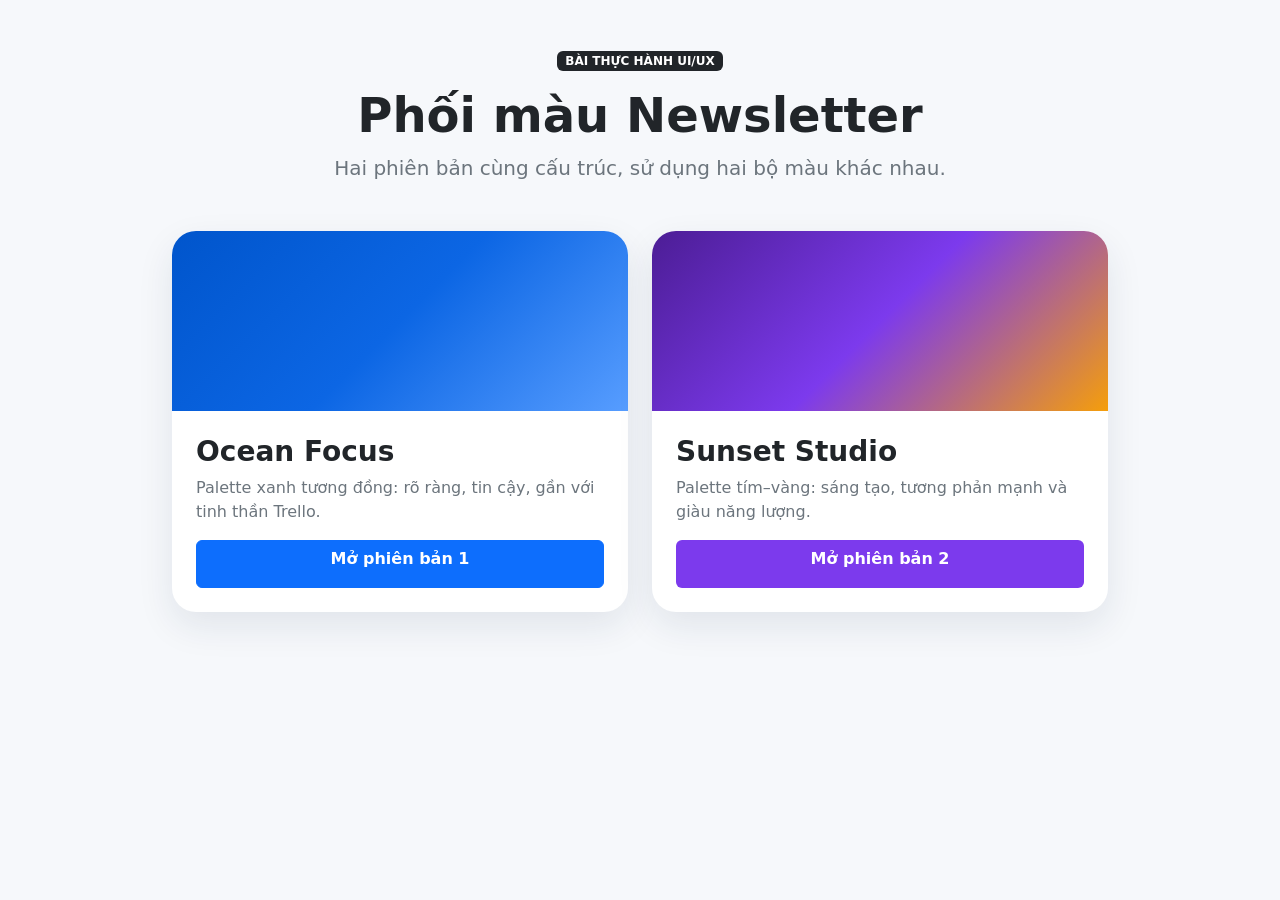
<file: newsletter-adobe-color/index.html>
<!doctype html>
<html lang="vi">
<head>
  <meta charset="utf-8">
  <meta name="viewport" content="width=device-width,initial-scale=1">
  <title>Bài thực hành Newsletter — Adobe Color</title>
  <link href="https://cdn.jsdelivr.net/npm/bootstrap@5.3.3/dist/css/bootstrap.min.css" rel="stylesheet">
  <style>
    body{background:#f6f8fb;font-family:system-ui,-apple-system,"Segoe UI",sans-serif}
    .wrap{max-width:960px;margin:auto}
    .choice{border:0;border-radius:24px;overflow:hidden;box-shadow:0 14px 36px #172b4d18}
    .preview{height:180px}
    .v1{background:linear-gradient(135deg,#0055CC,#0C66E4,#579DFF)}
    .v2{background:linear-gradient(135deg,#4C1D95,#7C3AED,#F59E0B)}
    .btn{min-height:48px;font-weight:800}
  </style>
</head>
<body>
<main class="container wrap py-5">
  <div class="text-center mb-5">
    <span class="badge text-bg-dark mb-3">BÀI THỰC HÀNH UI/UX</span>
    <h1 class="display-5 fw-bold">Phối màu Newsletter</h1>
    <p class="lead text-secondary">Hai phiên bản cùng cấu trúc, sử dụng hai bộ màu khác nhau.</p>
  </div>
  <div class="row g-4">
    <div class="col-md-6">
      <article class="card choice h-100">
        <div class="preview v1"></div>
        <div class="card-body p-4">
          <h2 class="h3 fw-bold">Ocean Focus</h2>
          <p class="text-secondary">Palette xanh tương đồng: rõ ràng, tin cậy, gần với tinh thần Trello.</p>
          <a href="newsletter_version1.html" class="btn btn-primary w-100">Mở phiên bản 1</a>
        </div>
      </article>
    </div>
    <div class="col-md-6">
      <article class="card choice h-100">
        <div class="preview v2"></div>
        <div class="card-body p-4">
          <h2 class="h3 fw-bold">Sunset Studio</h2>
          <p class="text-secondary">Palette tím–vàng: sáng tạo, tương phản mạnh và giàu năng lượng.</p>
          <a href="newsletter_version2.html" class="btn w-100" style="background:#7C3AED;color:white">Mở phiên bản 2</a>
        </div>
      </article>
    </div>
  </div>
</main>
</body>
</html>
</file>
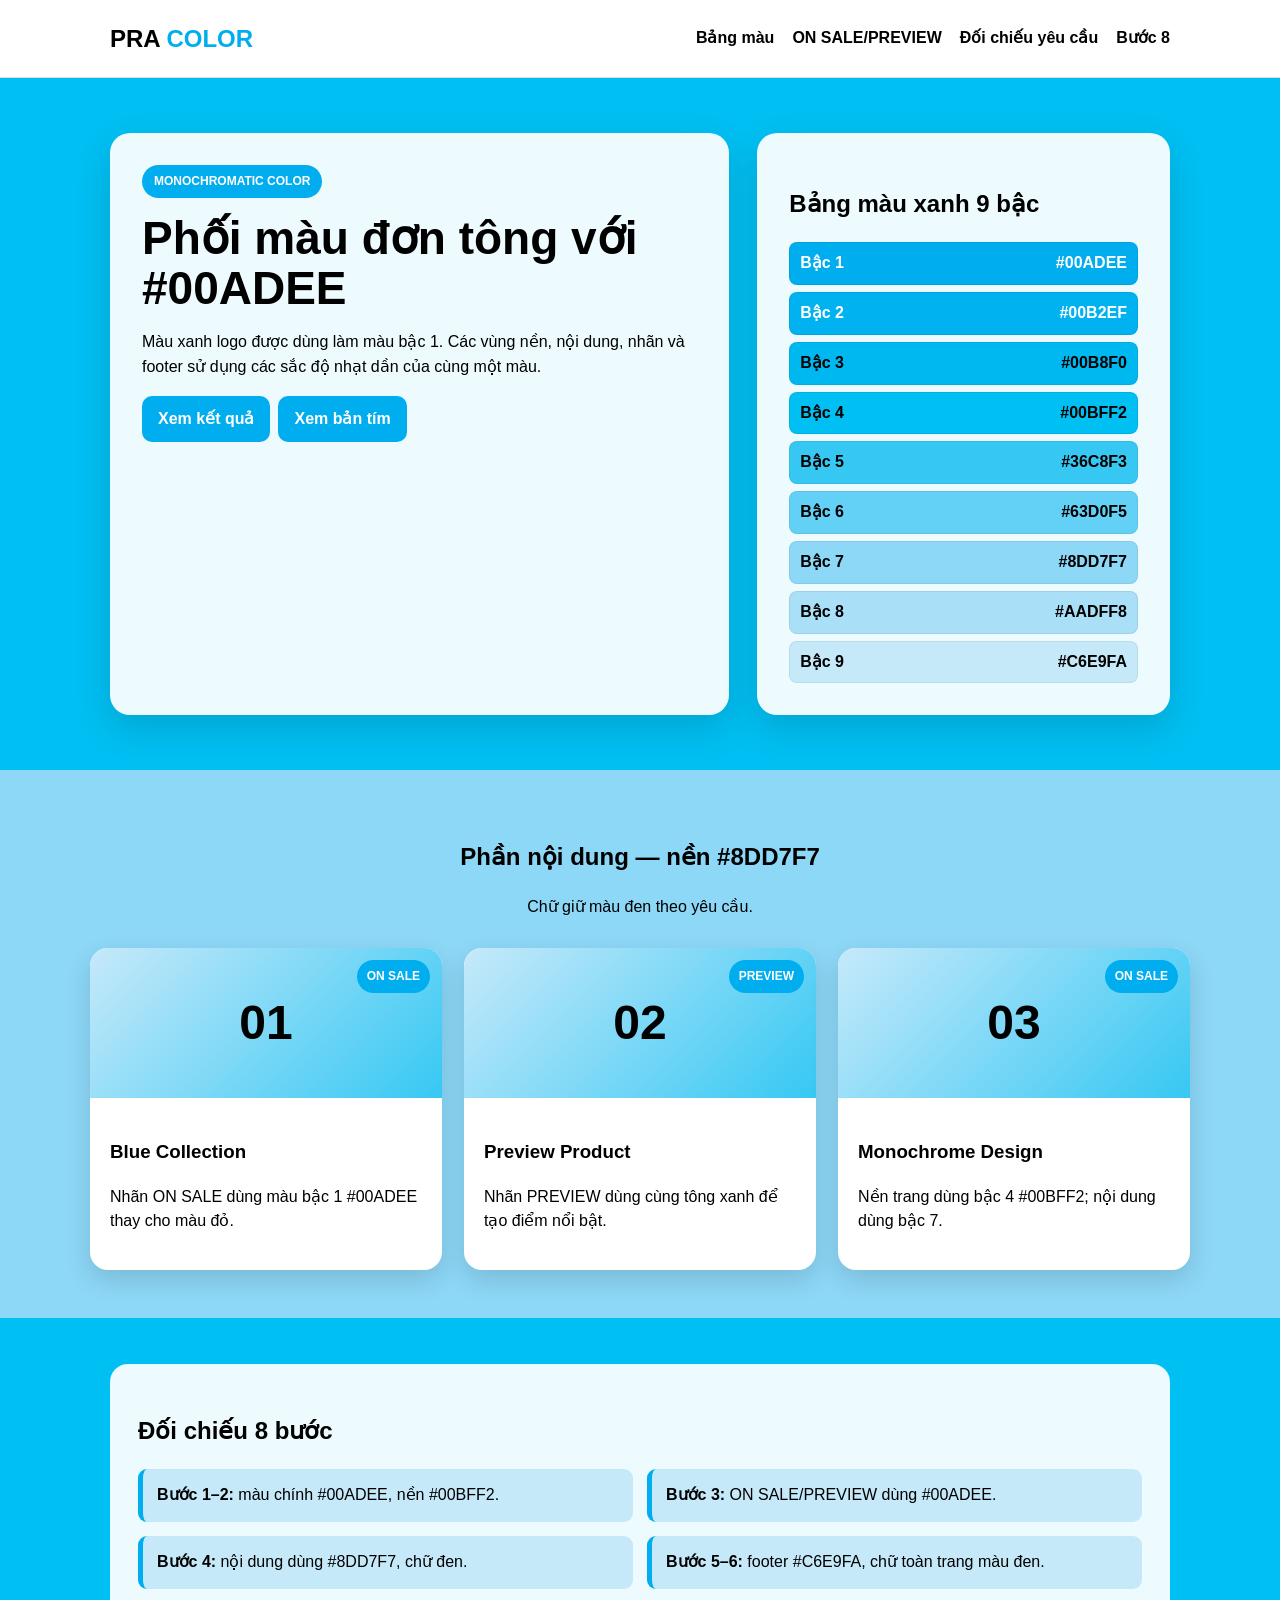
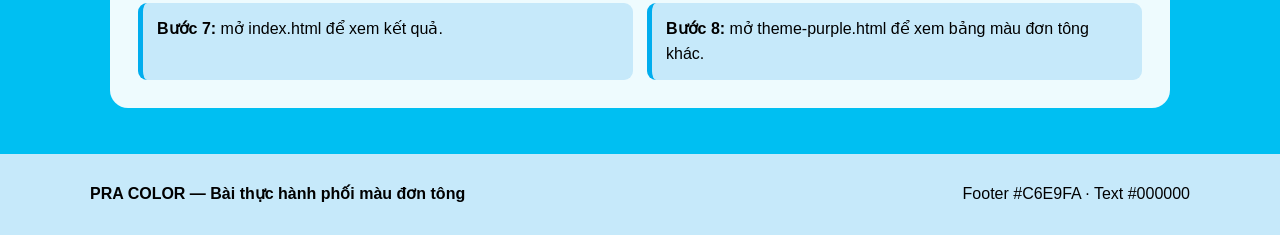
<file: phoi-mau-don-tong/index.html>
<!doctype html><html lang="vi"><head><meta charset="utf-8"><meta name="viewport" content="width=device-width,initial-scale=1"><title>Phối màu đơn tông - Xanh CodeGym</title><link rel="stylesheet" href="styles.css"></head><body class="theme-blue"><header class="header"><div class="wrap nav"><a class="logo" href="#">PRA <span>COLOR</span></a><nav class="links"><a href="#palette">Bảng màu</a><a href="#products">ON SALE/PREVIEW</a><a href="#rules">Đối chiếu yêu cầu</a><a href="theme-purple.html">Bước 8</a></nav></div></header><main><section class="wrap hero"><div class="panel"><span class="tag">MONOCHROMATIC COLOR</span><h1>Phối màu đơn tông với #00ADEE</h1><p>Màu xanh logo được dùng làm màu bậc 1. Các vùng nền, nội dung, nhãn và footer sử dụng các sắc độ nhạt dần của cùng một màu.</p><a class="btn" href="#products">Xem kết quả</a><a class="btn" href="theme-purple.html">Xem bản tím</a></div><aside class="panel" id="palette"><h2>Bảng màu xanh 9 bậc</h2><div class="palette"><div class="swatch"><span>Bậc 1</span><span>#00ADEE</span></div><div class="swatch"><span>Bậc 2</span><span>#00B2EF</span></div><div class="swatch"><span>Bậc 3</span><span>#00B8F0</span></div><div class="swatch"><span>Bậc 4</span><span>#00BFF2</span></div><div class="swatch"><span>Bậc 5</span><span>#36C8F3</span></div><div class="swatch"><span>Bậc 6</span><span>#63D0F5</span></div><div class="swatch"><span>Bậc 7</span><span>#8DD7F7</span></div><div class="swatch"><span>Bậc 8</span><span>#AADFF8</span></div><div class="swatch"><span>Bậc 9</span><span>#C6E9FA</span></div></div></aside></section><section class="content" id="products"><div class="center"><h2>Phần nội dung — nền #8DD7F7</h2><p>Chữ giữ màu đen theo yêu cầu.</p></div><div class="cards"><article class="card"><span class="badge">ON SALE</span><div class="visual">01</div><div class="card-body"><h3>Blue Collection</h3><p>Nhãn ON SALE dùng màu bậc 1 #00ADEE thay cho màu đỏ.</p></div></article><article class="card"><span class="badge">PREVIEW</span><div class="visual">02</div><div class="card-body"><h3>Preview Product</h3><p>Nhãn PREVIEW dùng cùng tông xanh để tạo điểm nổi bật.</p></div></article><article class="card"><span class="badge">ON SALE</span><div class="visual">03</div><div class="card-body"><h3>Monochrome Design</h3><p>Nền trang dùng bậc 4 #00BFF2; nội dung dùng bậc 7.</p></div></article></div></section><section class="rules" id="rules"><div class="rules-box"><h2>Đối chiếu 8 bước</h2><div class="rule-grid"><div class="rule"><b>Bước 1–2:</b> màu chính #00ADEE, nền #00BFF2.</div><div class="rule"><b>Bước 3:</b> ON SALE/PREVIEW dùng #00ADEE.</div><div class="rule"><b>Bước 4:</b> nội dung dùng #8DD7F7, chữ đen.</div><div class="rule"><b>Bước 5–6:</b> footer #C6E9FA, chữ toàn trang màu đen.</div><div class="rule"><b>Bước 7:</b> mở index.html để xem kết quả.</div><div class="rule"><b>Bước 8:</b> mở theme-purple.html để xem bảng màu đơn tông khác.</div></div></div></section></main><footer class="footer"><div class="wrap"><b>PRA COLOR — Bài thực hành phối màu đơn tông</b><span>Footer #C6E9FA · Text #000000</span></div></footer></body></html>
</file>
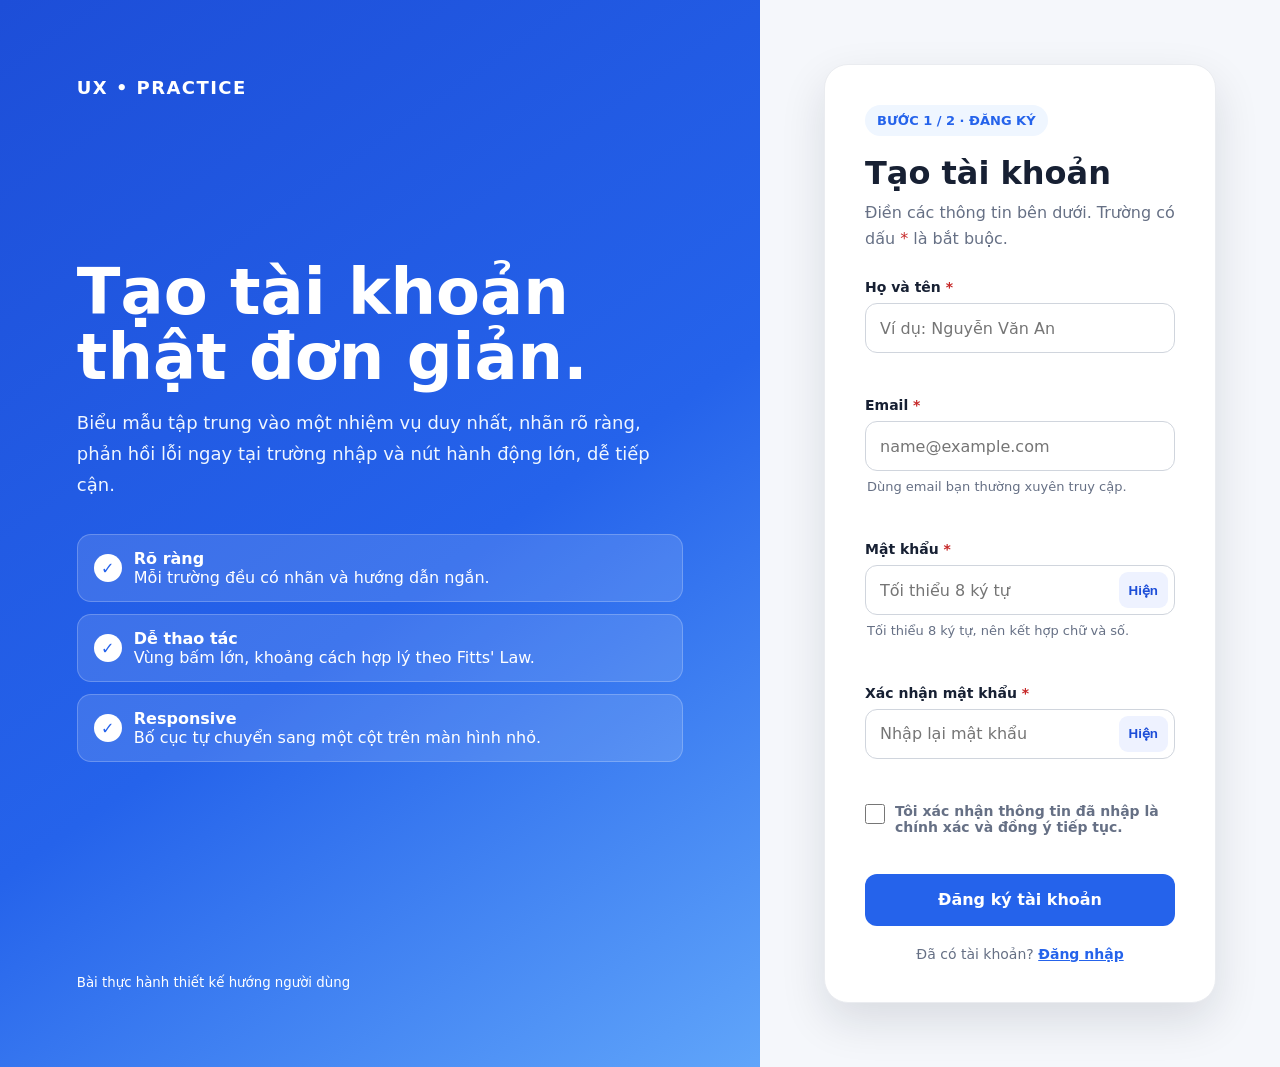
<file: ui-ux-dang-ky/index.html>
<!doctype html>
<html lang="vi">
<head>
  <meta charset="utf-8">
  <meta name="viewport" content="width=device-width,initial-scale=1">
  <meta name="description" content="Bài thực hành UI/UX: giao diện đăng ký người dùng responsive">
  <title>Đăng ký tài khoản | UI/UX Practice</title>
  <link rel="stylesheet" href="styles.css">
</head>
<body>
<main class="page">
  <section class="brand-panel" aria-label="Giới thiệu">
    <div>
      <div class="brand">UX • PRACTICE</div>
      <div style="margin-top:18vh">
        <h1>Tạo tài khoản thật đơn giản.</h1>
        <p>Biểu mẫu tập trung vào một nhiệm vụ duy nhất, nhãn rõ ràng, phản hồi lỗi ngay tại trường nhập và nút hành động lớn, dễ tiếp cận.</p>
        <div class="principles">
          <div class="principle"><span class="check">✓</span><div><strong>Rõ ràng</strong><span>Mỗi trường đều có nhãn và hướng dẫn ngắn.</span></div></div>
          <div class="principle"><span class="check">✓</span><div><strong>Dễ thao tác</strong><span>Vùng bấm lớn, khoảng cách hợp lý theo Fitts' Law.</span></div></div>
          <div class="principle"><span class="check">✓</span><div><strong>Responsive</strong><span>Bố cục tự chuyển sang một cột trên màn hình nhỏ.</span></div></div>
        </div>
      </div>
    </div>
    <small>Bài thực hành thiết kế hướng người dùng</small>
  </section>

  <section class="form-side">
    <form class="card" id="registerForm" novalidate>
      <span class="eyebrow">BƯỚC 1 / 2 · ĐĂNG KÝ</span>
      <h2>Tạo tài khoản</h2>
      <p class="sub">Điền các thông tin bên dưới. Trường có dấu <span class="required">*</span> là bắt buộc.</p>

      <div class="field">
        <label for="fullName">Họ và tên <span class="required">*</span></label>
        <input id="fullName" name="fullName" type="text" autocomplete="name" placeholder="Ví dụ: Nguyễn Văn An" aria-describedby="fullNameError" required>
        <p class="error" id="fullNameError" aria-live="polite"></p>
      </div>

      <div class="field">
        <label for="email">Email <span class="required">*</span></label>
        <input id="email" name="email" type="email" autocomplete="email" inputmode="email" placeholder="name@example.com" aria-describedby="emailHint emailError" required>
        <p class="hint" id="emailHint">Dùng email bạn thường xuyên truy cập.</p>
        <p class="error" id="emailError" aria-live="polite"></p>
      </div>

      <div class="field">
        <label for="password">Mật khẩu <span class="required">*</span></label>
        <div class="input-wrap">
          <input class="password-input" id="password" name="password" type="password" autocomplete="new-password" minlength="8" placeholder="Tối thiểu 8 ký tự" aria-describedby="passwordHint passwordError" required>
          <button class="toggle" type="button" data-target="password" aria-label="Hiện mật khẩu">Hiện</button>
        </div>
        <p class="hint" id="passwordHint">Tối thiểu 8 ký tự, nên kết hợp chữ và số.</p>
        <p class="error" id="passwordError" aria-live="polite"></p>
      </div>

      <div class="field">
        <label for="confirmPassword">Xác nhận mật khẩu <span class="required">*</span></label>
        <div class="input-wrap">
          <input class="password-input" id="confirmPassword" name="confirmPassword" type="password" autocomplete="new-password" placeholder="Nhập lại mật khẩu" aria-describedby="confirmPasswordError" required>
          <button class="toggle" type="button" data-target="confirmPassword" aria-label="Hiện mật khẩu xác nhận">Hiện</button>
        </div>
        <p class="error" id="confirmPasswordError" aria-live="polite"></p>
      </div>

      <label class="agree" for="terms">
        <input id="terms" type="checkbox" required>
        <span>Tôi xác nhận thông tin đã nhập là chính xác và đồng ý tiếp tục.</span>
      </label>
      <p class="error" id="termsError" aria-live="polite"></p>

      <button class="btn" type="submit">Đăng ký tài khoản</button>
      <p class="meta">Đã có tài khoản? <a href="#" onclick="return false">Đăng nhập</a></p>
    </form>
  </section>
</main>
<script src="script.js"></script>
</body>
</html>
</file>
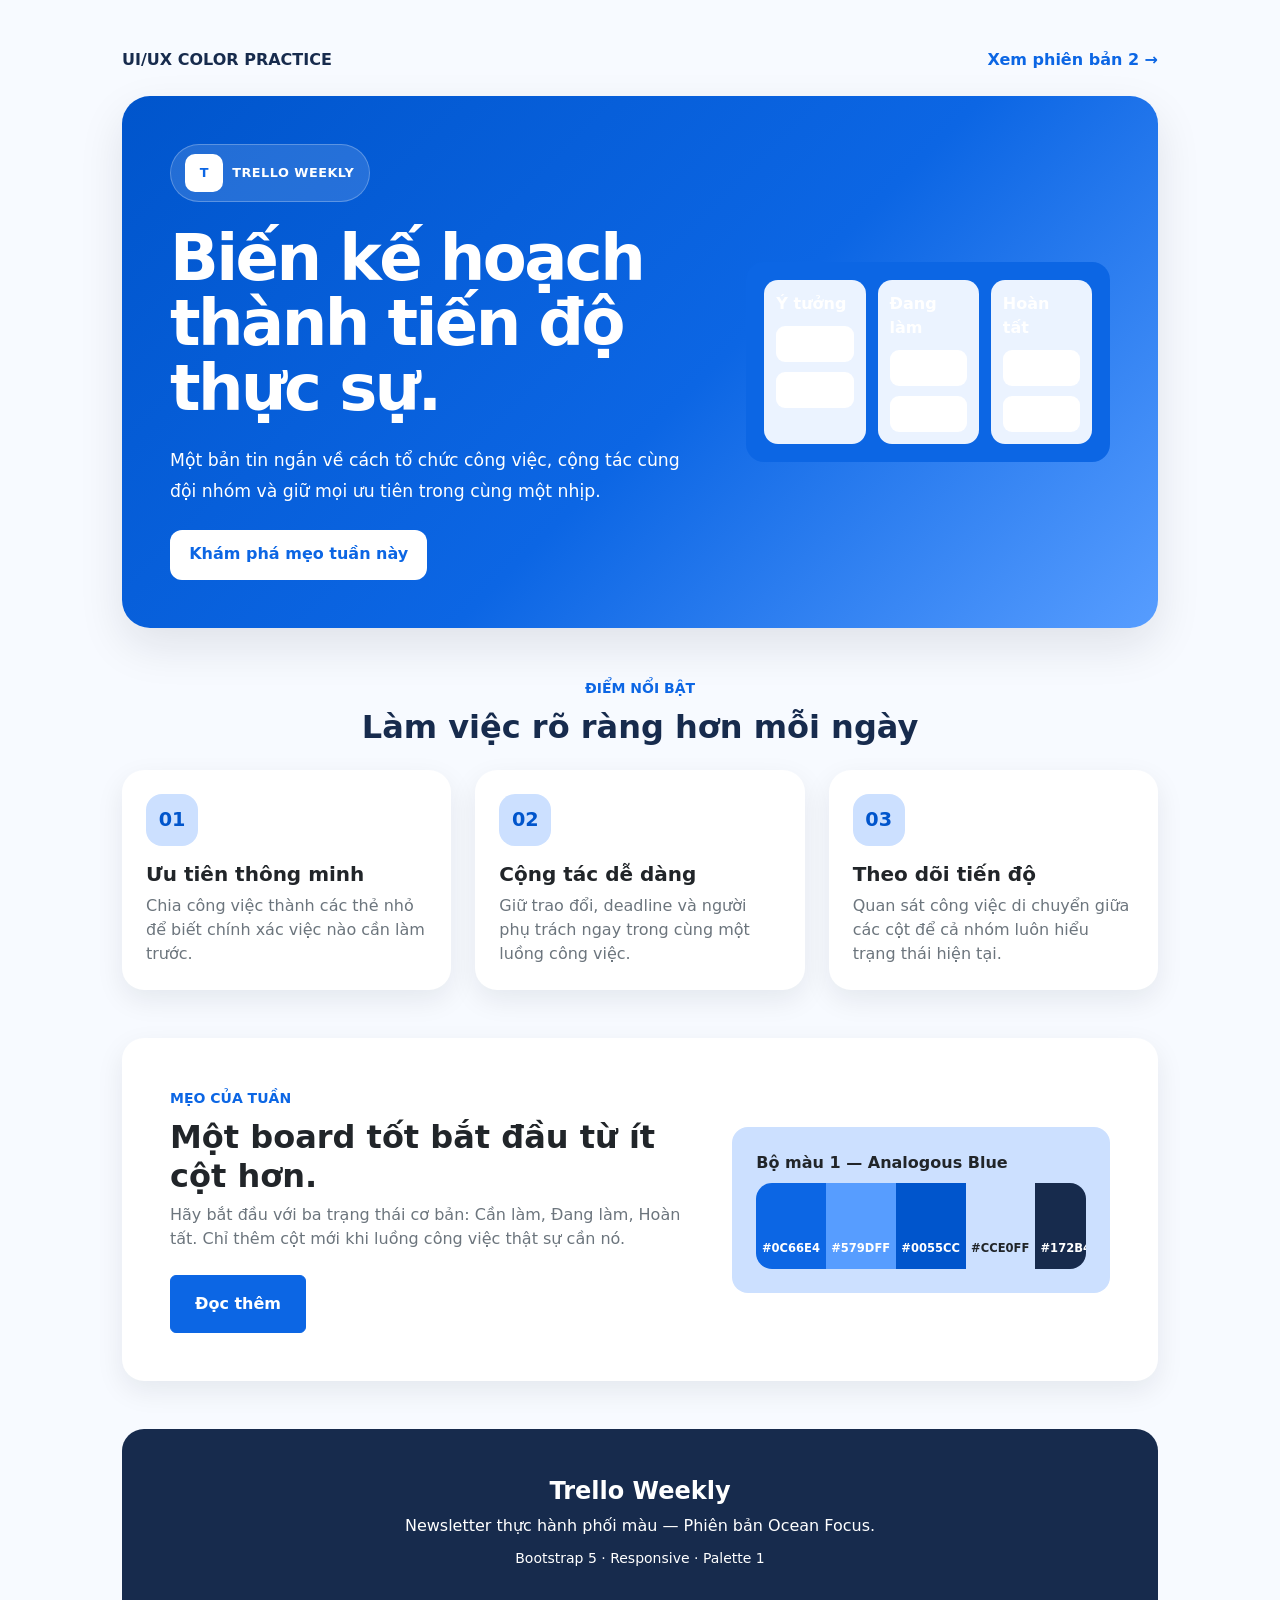
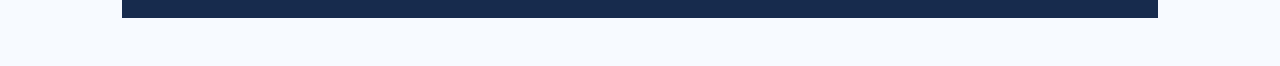
<file: newsletter-adobe-color/newsletter_version1.html>
<!doctype html>
<html lang="vi">
<head>
  <meta charset="utf-8">
  <meta name="viewport" content="width=device-width,initial-scale=1">
  <title>Trello Weekly — Ocean Focus</title>
  <link href="https://cdn.jsdelivr.net/npm/bootstrap@5.3.3/dist/css/bootstrap.min.css" rel="stylesheet">
  <link rel="stylesheet" href="styles.css">
  <style>
    :root{
      --primary:#0C66E4;
      --secondary:#579DFF;
      --accent:#0055CC;
      --light:#CCE0FF;
      --ink:#172B4D;
      --surface:#F7FAFF;
    }
    body{background:var(--surface);color:var(--ink)}
    .hero{background:linear-gradient(135deg,var(--accent),var(--primary) 55%,var(--secondary));color:#fff}
    .brand-badge{background:#ffffff22;border:1px solid #ffffff40;color:#fff}
    .logo-box{background:#fff;color:var(--primary)}
    .cta-btn{background:#fff;color:var(--primary);border:0}
    .cta-btn:hover{background:var(--light);color:var(--accent)}
    .feature-icon{background:var(--light);color:var(--accent)}
    .text-theme{color:var(--primary)}
    .story-card{background:#fff}
    .mock-board{background:var(--primary)}
    .mock-list{background:#ebf3ff}
    .mock-item{background:#fff}
    .footer-box{background:var(--ink);color:#fff}
    .version-nav a{color:var(--primary)}
  </style>
</head>
<body>
<div class="container newsletter-shell py-4 py-md-5">
  <div class="d-flex justify-content-between align-items-center mb-4 version-nav">
    <strong>UI/UX COLOR PRACTICE</strong>
    <a href="newsletter_version2.html">Xem phiên bản 2 →</a>
  </div>

  <header class="hero p-4 p-md-5 mb-5">
    <div class="row align-items-center g-5">
      <div class="col-lg-7">
        <span class="brand-badge mb-4"><span class="logo-box">T</span>TRELLO WEEKLY</span>
        <h1>Biến kế hoạch thành tiến độ thực sự.</h1>
        <p class="mt-4 mb-4">Một bản tin ngắn về cách tổ chức công việc, cộng tác cùng đội nhóm và giữ mọi ưu tiên trong cùng một nhịp.</p>
        <a class="btn cta-btn" href="#features">Khám phá mẹo tuần này</a>
      </div>
      <div class="col-lg-5">
        <div class="mock-board">
          <div class="mock-list"><strong>Ý tưởng</strong><div class="mock-item"></div><div class="mock-item"></div></div>
          <div class="mock-list"><strong>Đang làm</strong><div class="mock-item"></div><div class="mock-item"></div></div>
          <div class="mock-list"><strong>Hoàn tất</strong><div class="mock-item"></div><div class="mock-item"></div></div>
        </div>
      </div>
    </div>
  </header>

  <section id="features" class="mb-5">
    <div class="text-center mb-4">
      <span class="text-uppercase fw-bold small text-theme">Điểm nổi bật</span>
      <h2 class="fw-bold mt-2">Làm việc rõ ràng hơn mỗi ngày</h2>
    </div>
    <div class="row g-4">
      <div class="col-md-4">
        <article class="card feature-card h-100 p-4">
          <div class="feature-icon mb-3">01</div>
          <h3 class="h5 fw-bold">Ưu tiên thông minh</h3>
          <p class="mb-0 text-secondary">Chia công việc thành các thẻ nhỏ để biết chính xác việc nào cần làm trước.</p>
        </article>
      </div>
      <div class="col-md-4">
        <article class="card feature-card h-100 p-4">
          <div class="feature-icon mb-3">02</div>
          <h3 class="h5 fw-bold">Cộng tác dễ dàng</h3>
          <p class="mb-0 text-secondary">Giữ trao đổi, deadline và người phụ trách ngay trong cùng một luồng công việc.</p>
        </article>
      </div>
      <div class="col-md-4">
        <article class="card feature-card h-100 p-4">
          <div class="feature-icon mb-3">03</div>
          <h3 class="h5 fw-bold">Theo dõi tiến độ</h3>
          <p class="mb-0 text-secondary">Quan sát công việc di chuyển giữa các cột để cả nhóm luôn hiểu trạng thái hiện tại.</p>
        </article>
      </div>
    </div>
  </section>

  <section class="card story-card p-4 p-md-5 mb-5">
    <div class="row align-items-center g-4">
      <div class="col-lg-7">
        <span class="text-uppercase fw-bold small text-theme">Mẹo của tuần</span>
        <h2 class="fw-bold mt-2">Một board tốt bắt đầu từ ít cột hơn.</h2>
        <p class="text-secondary mb-4">Hãy bắt đầu với ba trạng thái cơ bản: Cần làm, Đang làm, Hoàn tất. Chỉ thêm cột mới khi luồng công việc thật sự cần nó.</p>
        <a class="btn btn-primary px-4 py-3 fw-bold" style="background:var(--primary);border-color:var(--primary)" href="#">Đọc thêm</a>
      </div>
      <div class="col-lg-5">
        <div class="p-4 rounded-4" style="background:var(--light)">
          <div class="fw-bold mb-2">Bộ màu 1 — Analogous Blue</div>
          <div class="palette-strip">
            <div class="swatch text-white" style="background:#0C66E4">#0C66E4</div>
            <div class="swatch text-white" style="background:#579DFF">#579DFF</div>
            <div class="swatch text-white" style="background:#0055CC">#0055CC</div>
            <div class="swatch" style="background:#CCE0FF">#CCE0FF</div>
            <div class="swatch text-white" style="background:#172B4D">#172B4D</div>
          </div>
        </div>
      </div>
    </div>
  </section>

  <footer class="footer-box p-4 p-md-5 text-center">
    <h2 class="h4 fw-bold">Trello Weekly</h2>
    <p class="mb-2">Newsletter thực hành phối màu — Phiên bản Ocean Focus.</p>
    <small>Bootstrap 5 · Responsive · Palette 1</small>
  </footer>
</div>
</body>
</html>
</file>
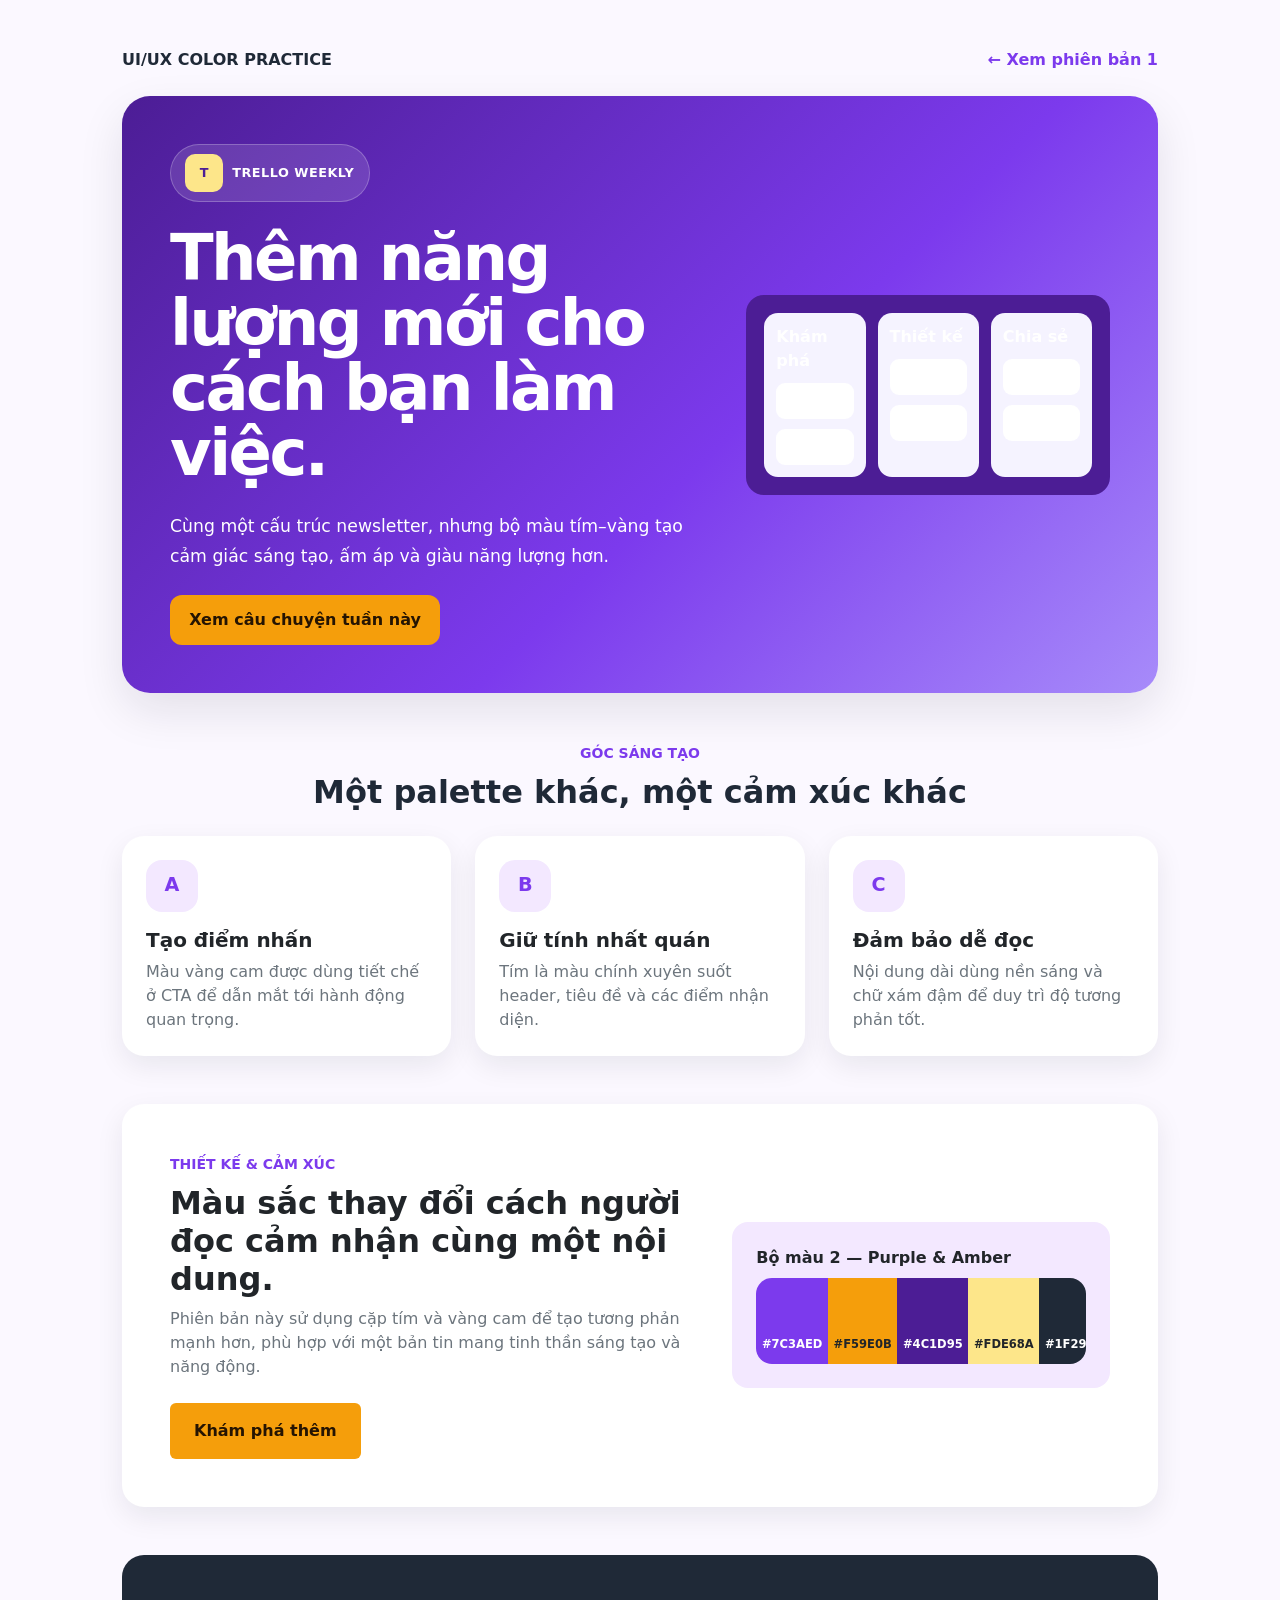
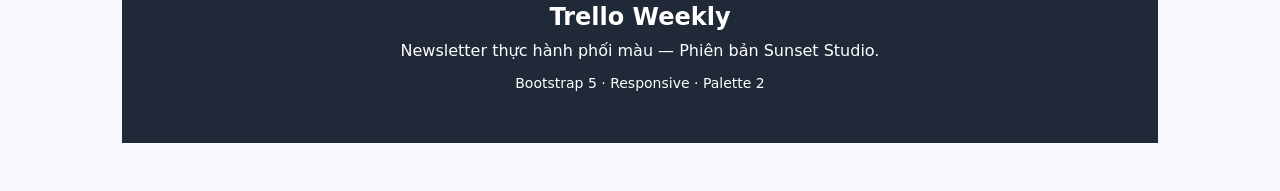
<file: newsletter-adobe-color/newsletter_version2.html>
<!doctype html>
<html lang="vi">
<head>
  <meta charset="utf-8">
  <meta name="viewport" content="width=device-width,initial-scale=1">
  <title>Trello Weekly — Sunset Studio</title>
  <link href="https://cdn.jsdelivr.net/npm/bootstrap@5.3.3/dist/css/bootstrap.min.css" rel="stylesheet">
  <link rel="stylesheet" href="styles.css">
  <style>
    :root{
      --primary:#7C3AED;
      --secondary:#F59E0B;
      --accent:#4C1D95;
      --light:#FDE68A;
      --ink:#1F2937;
      --surface:#FBF8FF;
    }
    body{background:var(--surface);color:var(--ink)}
    .hero{background:linear-gradient(135deg,var(--accent),var(--primary) 58%,#A78BFA);color:#fff}
    .brand-badge{background:#ffffff20;border:1px solid #ffffff3b;color:#fff}
    .logo-box{background:var(--light);color:var(--accent)}
    .cta-btn{background:var(--secondary);color:#251402;border:0}
    .cta-btn:hover{background:var(--light);color:#251402}
    .feature-icon{background:#F3E8FF;color:var(--primary)}
    .text-theme{color:var(--primary)}
    .story-card{background:#fff}
    .mock-board{background:var(--accent)}
    .mock-list{background:#F5F3FF}
    .mock-item{background:#fff}
    .footer-box{background:var(--ink);color:#fff}
    .version-nav a{color:var(--primary)}
  </style>
</head>
<body>
<div class="container newsletter-shell py-4 py-md-5">
  <div class="d-flex justify-content-between align-items-center mb-4 version-nav">
    <strong>UI/UX COLOR PRACTICE</strong>
    <a href="newsletter_version1.html">← Xem phiên bản 1</a>
  </div>

  <header class="hero p-4 p-md-5 mb-5">
    <div class="row align-items-center g-5">
      <div class="col-lg-7">
        <span class="brand-badge mb-4"><span class="logo-box">T</span>TRELLO WEEKLY</span>
        <h1>Thêm năng lượng mới cho cách bạn làm việc.</h1>
        <p class="mt-4 mb-4">Cùng một cấu trúc newsletter, nhưng bộ màu tím–vàng tạo cảm giác sáng tạo, ấm áp và giàu năng lượng hơn.</p>
        <a class="btn cta-btn" href="#features">Xem câu chuyện tuần này</a>
      </div>
      <div class="col-lg-5">
        <div class="mock-board">
          <div class="mock-list"><strong>Khám phá</strong><div class="mock-item"></div><div class="mock-item"></div></div>
          <div class="mock-list"><strong>Thiết kế</strong><div class="mock-item"></div><div class="mock-item"></div></div>
          <div class="mock-list"><strong>Chia sẻ</strong><div class="mock-item"></div><div class="mock-item"></div></div>
        </div>
      </div>
    </div>
  </header>

  <section id="features" class="mb-5">
    <div class="text-center mb-4">
      <span class="text-uppercase fw-bold small text-theme">Góc sáng tạo</span>
      <h2 class="fw-bold mt-2">Một palette khác, một cảm xúc khác</h2>
    </div>
    <div class="row g-4">
      <div class="col-md-4">
        <article class="card feature-card h-100 p-4">
          <div class="feature-icon mb-3">A</div>
          <h3 class="h5 fw-bold">Tạo điểm nhấn</h3>
          <p class="mb-0 text-secondary">Màu vàng cam được dùng tiết chế ở CTA để dẫn mắt tới hành động quan trọng.</p>
        </article>
      </div>
      <div class="col-md-4">
        <article class="card feature-card h-100 p-4">
          <div class="feature-icon mb-3">B</div>
          <h3 class="h5 fw-bold">Giữ tính nhất quán</h3>
          <p class="mb-0 text-secondary">Tím là màu chính xuyên suốt header, tiêu đề và các điểm nhận diện.</p>
        </article>
      </div>
      <div class="col-md-4">
        <article class="card feature-card h-100 p-4">
          <div class="feature-icon mb-3">C</div>
          <h3 class="h5 fw-bold">Đảm bảo dễ đọc</h3>
          <p class="mb-0 text-secondary">Nội dung dài dùng nền sáng và chữ xám đậm để duy trì độ tương phản tốt.</p>
        </article>
      </div>
    </div>
  </section>

  <section class="card story-card p-4 p-md-5 mb-5">
    <div class="row align-items-center g-4">
      <div class="col-lg-7">
        <span class="text-uppercase fw-bold small text-theme">Thiết kế & cảm xúc</span>
        <h2 class="fw-bold mt-2">Màu sắc thay đổi cách người đọc cảm nhận cùng một nội dung.</h2>
        <p class="text-secondary mb-4">Phiên bản này sử dụng cặp tím và vàng cam để tạo tương phản mạnh hơn, phù hợp với một bản tin mang tinh thần sáng tạo và năng động.</p>
        <a class="btn px-4 py-3 fw-bold" style="background:var(--secondary);color:#251402;border:0" href="#">Khám phá thêm</a>
      </div>
      <div class="col-lg-5">
        <div class="p-4 rounded-4" style="background:#F3E8FF">
          <div class="fw-bold mb-2">Bộ màu 2 — Purple & Amber</div>
          <div class="palette-strip">
            <div class="swatch text-white" style="background:#7C3AED">#7C3AED</div>
            <div class="swatch" style="background:#F59E0B">#F59E0B</div>
            <div class="swatch text-white" style="background:#4C1D95">#4C1D95</div>
            <div class="swatch" style="background:#FDE68A">#FDE68A</div>
            <div class="swatch text-white" style="background:#1F2937">#1F2937</div>
          </div>
        </div>
      </div>
    </div>
  </section>

  <footer class="footer-box p-4 p-md-5 text-center">
    <h2 class="h4 fw-bold">Trello Weekly</h2>
    <p class="mb-2">Newsletter thực hành phối màu — Phiên bản Sunset Studio.</p>
    <small>Bootstrap 5 · Responsive · Palette 2</small>
  </footer>
</div>
</body>
</html>
</file>
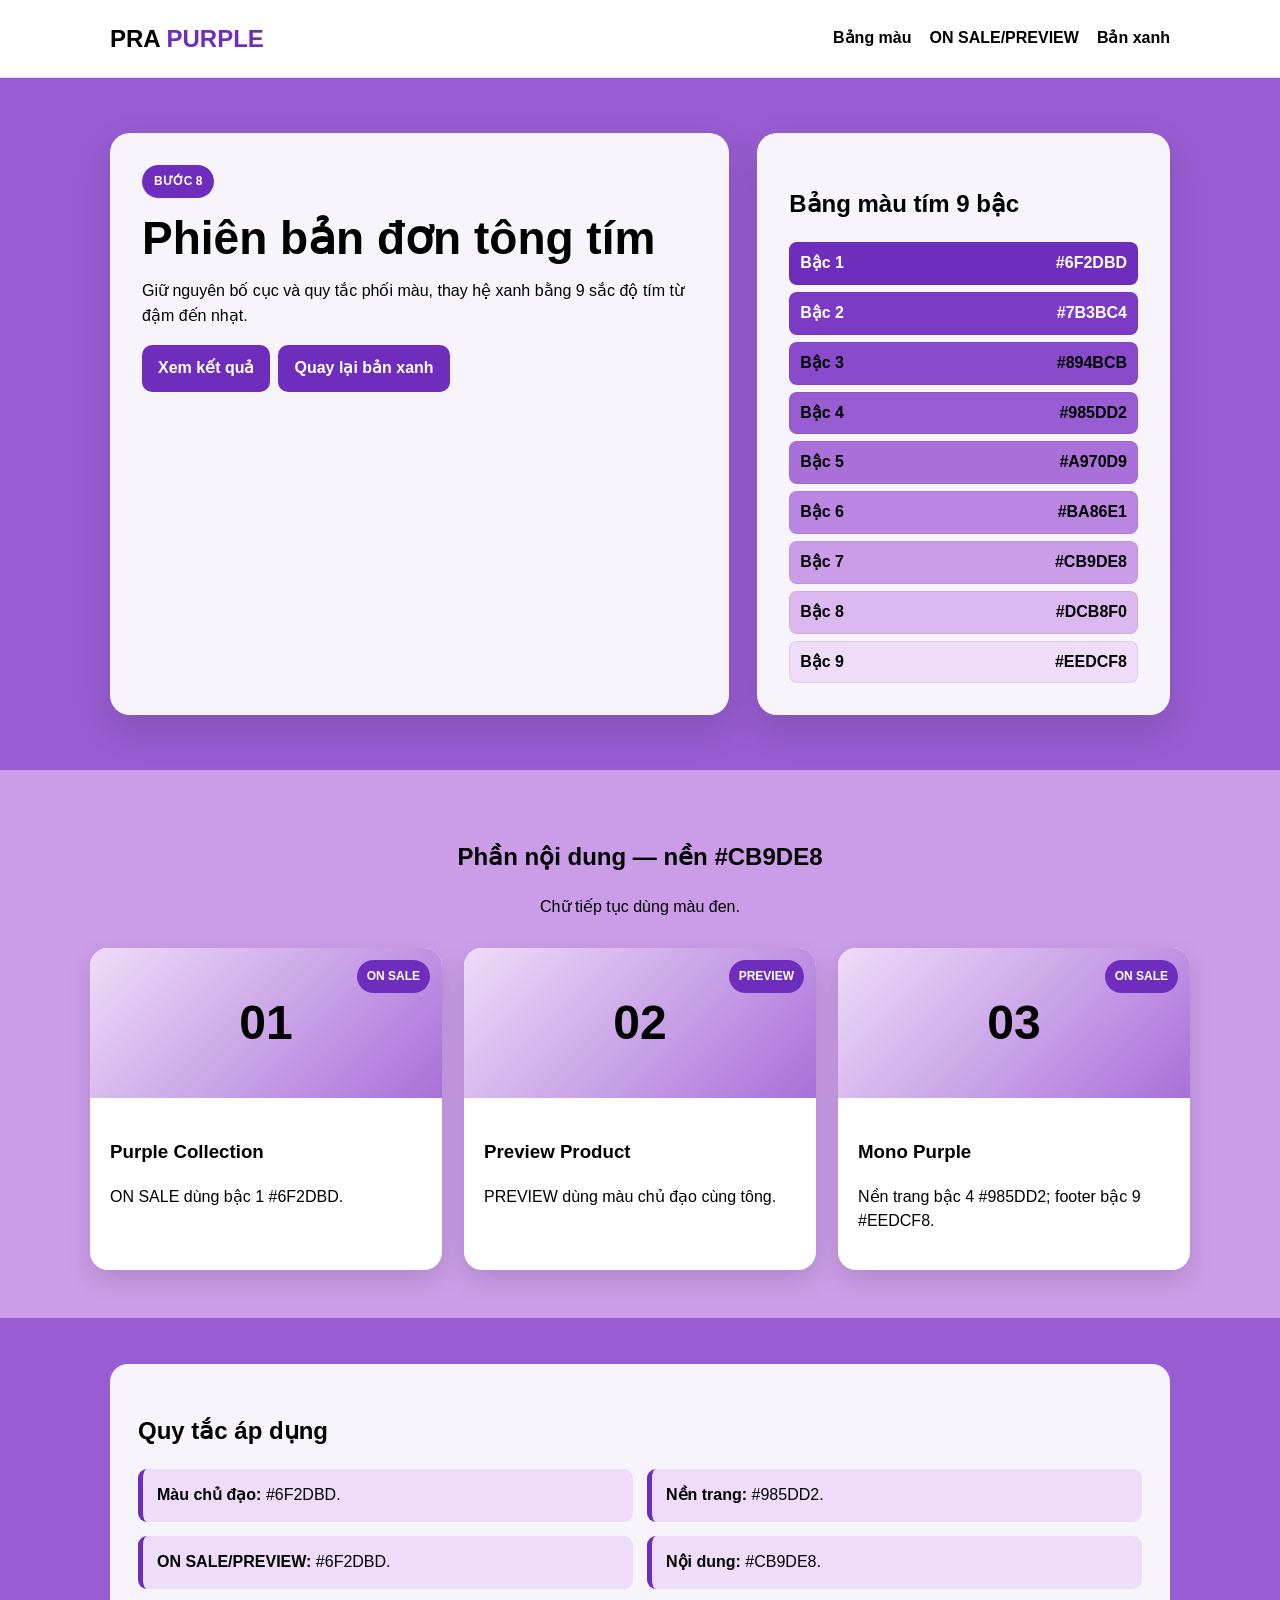
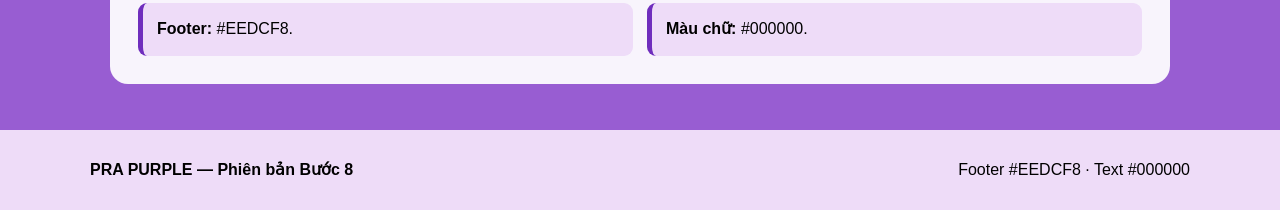
<file: phoi-mau-don-tong/theme-purple.html>
<!doctype html><html lang="vi"><head><meta charset="utf-8"><meta name="viewport" content="width=device-width,initial-scale=1"><title>Bước 8 - Phối màu tím</title><link rel="stylesheet" href="styles.css"></head><body class="theme-purple"><header class="header"><div class="wrap nav"><a class="logo" href="#">PRA <span>PURPLE</span></a><nav class="links"><a href="#palette">Bảng màu</a><a href="#products">ON SALE/PREVIEW</a><a href="index.html">Bản xanh</a></nav></div></header><main><section class="wrap hero"><div class="panel"><span class="tag">BƯỚC 8</span><h1>Phiên bản đơn tông tím</h1><p>Giữ nguyên bố cục và quy tắc phối màu, thay hệ xanh bằng 9 sắc độ tím từ đậm đến nhạt.</p><a class="btn" href="#products">Xem kết quả</a><a class="btn" href="index.html">Quay lại bản xanh</a></div><aside class="panel" id="palette"><h2>Bảng màu tím 9 bậc</h2><div class="palette"><div class="swatch"><span>Bậc 1</span><span>#6F2DBD</span></div><div class="swatch"><span>Bậc 2</span><span>#7B3BC4</span></div><div class="swatch"><span>Bậc 3</span><span>#894BCB</span></div><div class="swatch"><span>Bậc 4</span><span>#985DD2</span></div><div class="swatch"><span>Bậc 5</span><span>#A970D9</span></div><div class="swatch"><span>Bậc 6</span><span>#BA86E1</span></div><div class="swatch"><span>Bậc 7</span><span>#CB9DE8</span></div><div class="swatch"><span>Bậc 8</span><span>#DCB8F0</span></div><div class="swatch"><span>Bậc 9</span><span>#EEDCF8</span></div></div></aside></section><section class="content" id="products"><div class="center"><h2>Phần nội dung — nền #CB9DE8</h2><p>Chữ tiếp tục dùng màu đen.</p></div><div class="cards"><article class="card"><span class="badge">ON SALE</span><div class="visual">01</div><div class="card-body"><h3>Purple Collection</h3><p>ON SALE dùng bậc 1 #6F2DBD.</p></div></article><article class="card"><span class="badge">PREVIEW</span><div class="visual">02</div><div class="card-body"><h3>Preview Product</h3><p>PREVIEW dùng màu chủ đạo cùng tông.</p></div></article><article class="card"><span class="badge">ON SALE</span><div class="visual">03</div><div class="card-body"><h3>Mono Purple</h3><p>Nền trang bậc 4 #985DD2; footer bậc 9 #EEDCF8.</p></div></article></div></section><section class="rules"><div class="rules-box"><h2>Quy tắc áp dụng</h2><div class="rule-grid"><div class="rule"><b>Màu chủ đạo:</b> #6F2DBD.</div><div class="rule"><b>Nền trang:</b> #985DD2.</div><div class="rule"><b>ON SALE/PREVIEW:</b> #6F2DBD.</div><div class="rule"><b>Nội dung:</b> #CB9DE8.</div><div class="rule"><b>Footer:</b> #EEDCF8.</div><div class="rule"><b>Màu chữ:</b> #000000.</div></div></div></section></main><footer class="footer"><div class="wrap"><b>PRA PURPLE — Phiên bản Bước 8</b><span>Footer #EEDCF8 · Text #000000</span></div></footer></body></html>
</file>
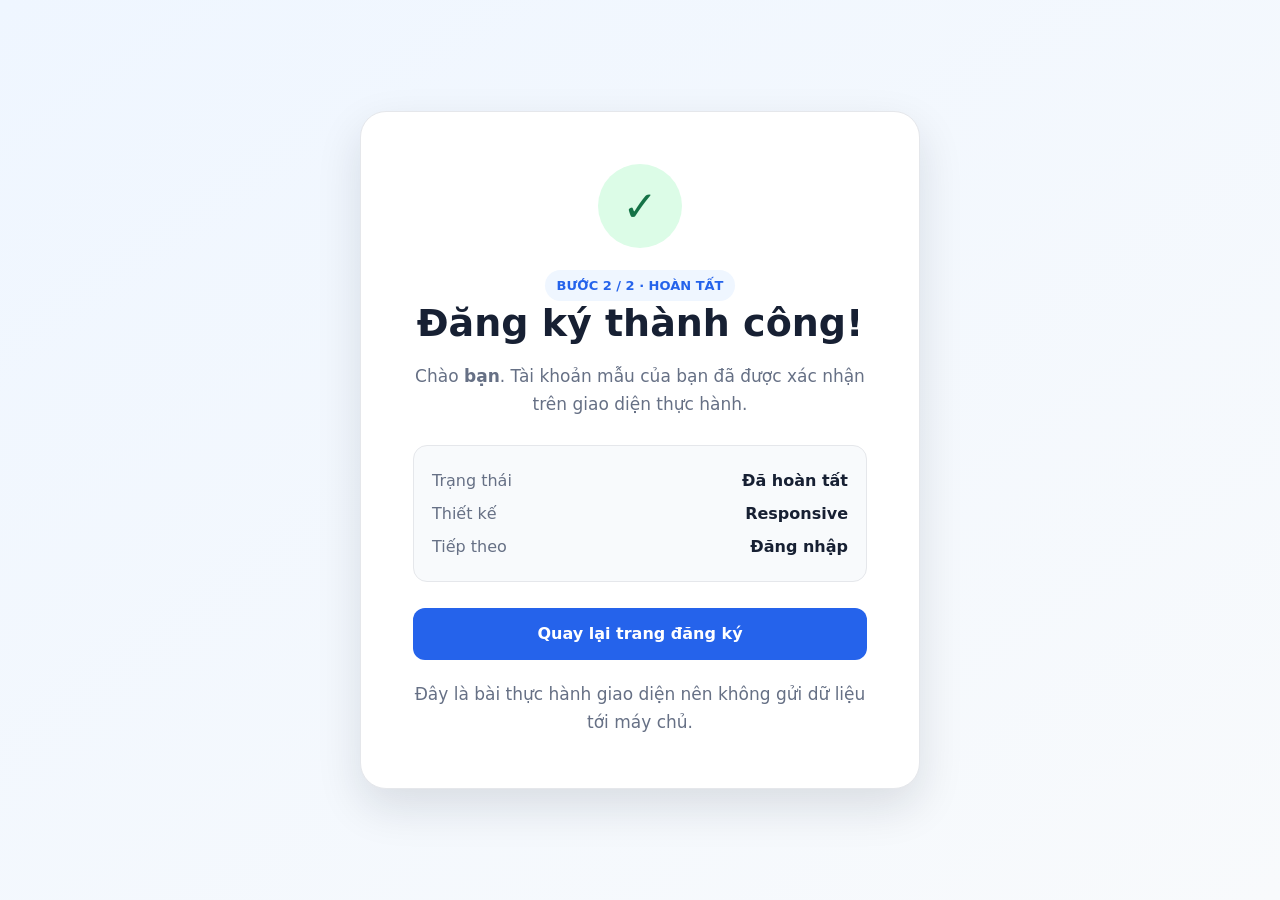
<file: ui-ux-dang-ky/success.html>
<!doctype html>
<html lang="vi">
<head>
  <meta charset="utf-8">
  <meta name="viewport" content="width=device-width,initial-scale=1">
  <title>Đăng ký thành công | UI/UX Practice</title>
  <link rel="stylesheet" href="styles.css">
</head>
<body>
<main class="success-page">
  <section class="success-card" aria-labelledby="successTitle">
    <div class="success-icon" aria-hidden="true">✓</div>
    <span class="eyebrow">BƯỚC 2 / 2 · HOÀN TẤT</span>
    <h1 id="successTitle">Đăng ký thành công!</h1>
    <p>Chào <strong id="userName">bạn</strong>. Tài khoản mẫu của bạn đã được xác nhận trên giao diện thực hành.</p>
    <div class="summary">
      <div><span>Trạng thái</span><strong>Đã hoàn tất</strong></div>
      <div><span>Thiết kế</span><strong>Responsive</strong></div>
      <div><span>Tiếp theo</span><strong>Đăng nhập</strong></div>
    </div>
    <a class="btn" href="index.html">Quay lại trang đăng ký</a>
    <p class="meta">Đây là bài thực hành giao diện nên không gửi dữ liệu tới máy chủ.</p>
  </section>
</main>
<script>
const params=new URLSearchParams(location.search);
const name=params.get("name");
if(name){document.getElementById("userName").textContent=name;}
</script>
</body>
</html>
</file>
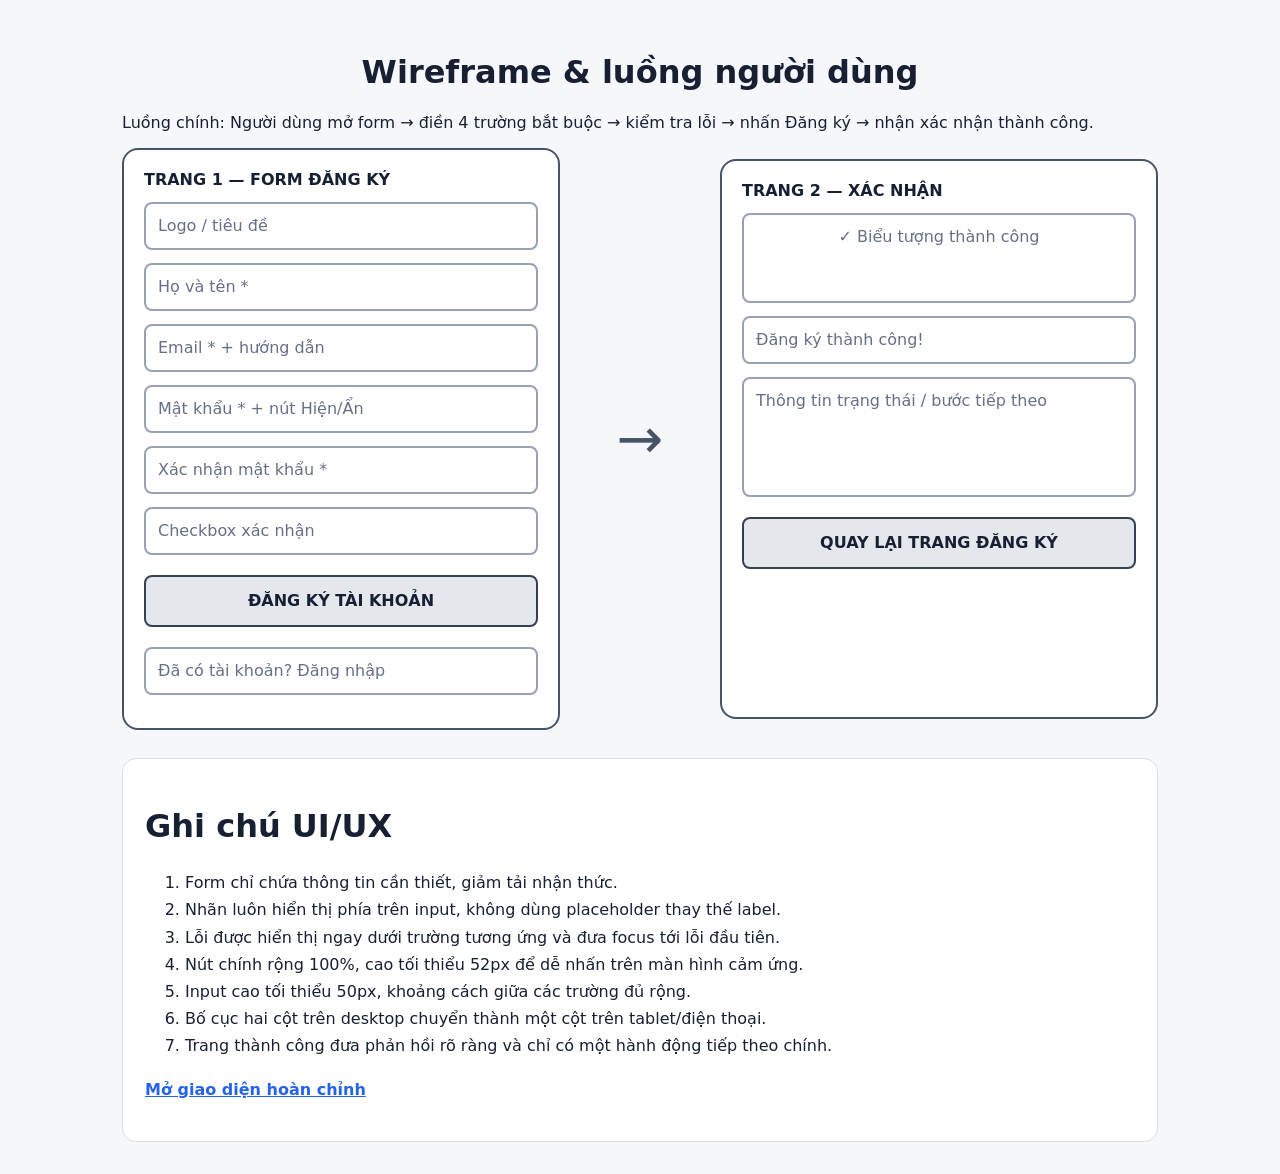
<file: ui-ux-dang-ky/wireframe.html>
<!doctype html>
<html lang="vi"><head><meta charset="utf-8"><meta name="viewport" content="width=device-width,initial-scale=1"><title>Wireframe - Luồng đăng ký</title><link rel="stylesheet" href="styles.css"></head>
<body><main class="wireframe">
<h1>Wireframe & luồng người dùng</h1>
<p class="center">Luồng chính: Người dùng mở form → điền 4 trường bắt buộc → kiểm tra lỗi → nhấn Đăng ký → nhận xác nhận thành công.</p>
<div class="frames">
<section class="frame"><strong>TRANG 1 — FORM ĐĂNG KÝ</strong><div class="wf-box">Logo / tiêu đề</div><div class="wf-box">Họ và tên *</div><div class="wf-box">Email * + hướng dẫn</div><div class="wf-box">Mật khẩu * + nút Hiện/Ẩn</div><div class="wf-box">Xác nhận mật khẩu *</div><div class="wf-box">Checkbox xác nhận</div><div class="wf-button">ĐĂNG KÝ TÀI KHOẢN</div><div class="wf-box">Đã có tài khoản? Đăng nhập</div></section>
<div class="arrow" aria-hidden="true">→</div>
<section class="frame"><strong>TRANG 2 — XÁC NHẬN</strong><div class="wf-box" style="height:90px;text-align:center">✓ Biểu tượng thành công</div><div class="wf-box">Đăng ký thành công!</div><div class="wf-box" style="height:120px">Thông tin trạng thái / bước tiếp theo</div><div class="wf-button">QUAY LẠI TRANG ĐĂNG KÝ</div></section>
</div>
<section class="notes"><h2>Ghi chú UI/UX</h2><ol><li>Form chỉ chứa thông tin cần thiết, giảm tải nhận thức.</li><li>Nhãn luôn hiển thị phía trên input, không dùng placeholder thay thế label.</li><li>Lỗi được hiển thị ngay dưới trường tương ứng và đưa focus tới lỗi đầu tiên.</li><li>Nút chính rộng 100%, cao tối thiểu 52px để dễ nhấn trên màn hình cảm ứng.</li><li>Input cao tối thiểu 50px, khoảng cách giữa các trường đủ rộng.</li><li>Bố cục hai cột trên desktop chuyển thành một cột trên tablet/điện thoại.</li><li>Trang thành công đưa phản hồi rõ ràng và chỉ có một hành động tiếp theo chính.</li></ol><p><a href="index.html">Mở giao diện hoàn chỉnh</a></p></section>
</main></body></html>
</file>
<file: phoi-mau-don-tong/styles.css>
*{box-sizing:border-box}html{scroll-behavior:smooth}body{margin:0;font-family:Arial,"Segoe UI",sans-serif;color:#000;line-height:1.55;background:var(--bg)}a{color:inherit}.theme-blue{--c1:#00ADEE;--c2:#00B2EF;--c3:#00B8F0;--c4:#00BFF2;--c5:#36C8F3;--c6:#63D0F5;--c7:#8DD7F7;--c8:#AADFF8;--c9:#C6E9FA;--bg:#00BFF2;--badge:#00ADEE;--content:#8DD7F7;--footer:#C6E9FA}.theme-purple{--c1:#6F2DBD;--c2:#7B3BC4;--c3:#894BCB;--c4:#985DD2;--c5:#A970D9;--c6:#BA86E1;--c7:#CB9DE8;--c8:#DCB8F0;--c9:#EEDCF8;--bg:#985DD2;--badge:#6F2DBD;--content:#CB9DE8;--footer:#EEDCF8}.header{background:#fff;border-bottom:1px solid #ddd}.wrap{max-width:1100px;margin:auto;padding:20px}.nav{display:flex;justify-content:space-between;align-items:center;gap:20px;flex-wrap:wrap}.logo{font-weight:900;font-size:24px;text-decoration:none}.logo span{color:var(--c1)}.links{display:flex;gap:18px;flex-wrap:wrap}.links a{text-decoration:none;font-weight:700}.hero{display:grid;grid-template-columns:1.2fr .8fr;gap:28px;padding:55px 20px}.panel{background:#ffffffee;border-radius:20px;padding:32px;box-shadow:0 14px 36px #0002}.tag,.badge{background:var(--badge);color:#fff;font-weight:900}.tag{display:inline-block;border-radius:999px;padding:7px 12px;font-size:12px}.hero h1{font-size:46px;line-height:1.1;margin:15px 0}.btn{display:inline-block;background:var(--c1);color:#fff;text-decoration:none;font-weight:800;padding:11px 16px;border-radius:10px;margin-right:8px}.palette{display:grid;gap:7px}.swatch{padding:8px 10px;border-radius:8px;display:flex;justify-content:space-between;font-weight:800;border:1px solid #0001}.swatch:nth-child(1){background:var(--c1);color:#fff}.swatch:nth-child(2){background:var(--c2);color:#fff}.swatch:nth-child(3){background:var(--c3)}.swatch:nth-child(4){background:var(--c4)}.swatch:nth-child(5){background:var(--c5)}.swatch:nth-child(6){background:var(--c6)}.swatch:nth-child(7){background:var(--c7)}.swatch:nth-child(8){background:var(--c8)}.swatch:nth-child(9){background:var(--c9)}.content{background:var(--content);padding:48px 20px}.center{text-align:center}.cards{max-width:1100px;margin:28px auto 0;display:grid;grid-template-columns:repeat(3,1fr);gap:22px}.card{position:relative;background:#fff;border-radius:18px;overflow:hidden;box-shadow:0 10px 26px #0002}.visual{height:150px;background:linear-gradient(135deg,var(--c9),var(--c5));display:grid;place-items:center;font-size:48px;font-weight:900}.card-body{padding:20px}.badge{position:absolute;top:12px;right:12px;border-radius:999px;padding:7px 10px;font-size:12px}.rules{max-width:1100px;margin:0 auto;padding:46px 20px}.rules-box{background:#ffffffee;border-radius:18px;padding:28px}.rule-grid{display:grid;grid-template-columns:repeat(2,1fr);gap:14px}.rule{background:var(--c9);border-left:5px solid var(--c1);padding:14px;border-radius:9px}.footer{background:var(--footer);padding:28px 20px}.footer .wrap{padding:0;display:flex;justify-content:space-between;gap:20px;flex-wrap:wrap}@media(max-width:800px){.hero{grid-template-columns:1fr}.cards{grid-template-columns:1fr}.rule-grid{grid-template-columns:1fr}.hero h1{font-size:36px}}
</file>
<file: ui-ux-dang-ky/styles.css>
:root{
  --primary:#2563eb;--primary-dark:#1d4ed8;--text:#172033;--muted:#667085;
  --border:#d0d5dd;--surface:#ffffff;--bg:#f5f7fb;--danger:#c62828;
  --success:#157347;--focus:#93c5fd;--shadow:0 18px 45px rgba(17,24,39,.12)
}
*{box-sizing:border-box}
html{font-family:Inter,system-ui,-apple-system,BlinkMacSystemFont,"Segoe UI",sans-serif;color:var(--text);background:var(--bg)}
body{margin:0;min-height:100vh}
a{color:var(--primary);font-weight:700}
.page{min-height:100vh;display:grid;grid-template-columns:minmax(280px,1fr) minmax(360px,520px);align-items:stretch}
.brand-panel{padding:clamp(32px,6vw,88px);background:linear-gradient(145deg,#1d4ed8,#2563eb 55%,#60a5fa);color:#fff;display:flex;flex-direction:column;justify-content:space-between;gap:48px}
.brand{font-weight:900;letter-spacing:.08em;font-size:18px}
.brand-panel h1{font-size:clamp(38px,5vw,68px);line-height:1.02;margin:0 0 18px}
.brand-panel p{max-width:620px;font-size:18px;line-height:1.7;margin:0;color:#eff6ff}
.principles{display:grid;gap:12px;margin-top:34px}
.principle{display:flex;align-items:center;gap:12px;background:rgba(255,255,255,.12);border:1px solid rgba(255,255,255,.22);border-radius:14px;padding:14px 16px}
.principle strong{display:block}
.check{width:28px;height:28px;border-radius:50%;background:#fff;color:var(--primary);display:grid;place-items:center;font-weight:900;flex:0 0 auto}
.form-side{padding:clamp(24px,5vw,64px);display:grid;place-items:center;background:var(--bg)}
.card{width:min(100%,480px);background:var(--surface);border:1px solid #eaecf0;border-radius:24px;padding:clamp(24px,5vw,40px);box-shadow:var(--shadow)}
.eyebrow{display:inline-flex;align-items:center;gap:8px;font-size:13px;font-weight:800;color:var(--primary);background:#eff6ff;border-radius:999px;padding:8px 12px}
h2{font-size:32px;margin:18px 0 8px}
.sub{color:var(--muted);margin:0 0 28px;line-height:1.6}
.field{margin-bottom:18px}
label{display:block;font-weight:800;font-size:14px;margin-bottom:8px}
.required{color:var(--danger)}
.input-wrap{position:relative}
input{width:100%;min-height:50px;border:1.5px solid var(--border);border-radius:12px;padding:13px 14px;font:inherit;color:var(--text);background:#fff;outline:none;transition:.2s}
input:focus{border-color:var(--primary);box-shadow:0 0 0 4px var(--focus)}
input[aria-invalid="true"]{border-color:var(--danger)}
.hint,.error{font-size:13px;margin:7px 2px 0;line-height:1.45}
.hint{color:var(--muted)}
.error{color:var(--danger);font-weight:650;min-height:19px}
.password-input{padding-right:76px}
.toggle{position:absolute;right:7px;top:7px;min-height:36px;border:0;background:#eef2ff;color:var(--primary-dark);border-radius:9px;padding:0 10px;font-weight:800;cursor:pointer}
.agree{display:flex;gap:10px;align-items:flex-start;margin:8px 0 20px;color:var(--muted);font-size:14px}
.agree input{width:20px;min-height:20px;margin:1px 0 0;flex:0 0 auto}
.btn{width:100%;min-height:52px;border:0;border-radius:12px;background:var(--primary);color:#fff;font:inherit;font-weight:900;font-size:16px;cursor:pointer;transition:.2s;display:inline-flex;align-items:center;justify-content:center;text-decoration:none}
.btn:hover{background:var(--primary-dark);transform:translateY(-1px)}
.btn:focus-visible,.toggle:focus-visible,a:focus-visible{outline:3px solid var(--focus);outline-offset:3px}
.meta{text-align:center;color:var(--muted);font-size:14px;margin:20px 0 0}
.success-page{min-height:100vh;display:grid;place-items:center;padding:24px;background:linear-gradient(145deg,#eff6ff,#f8fafc)}
.success-card{width:min(100%,560px);background:#fff;border:1px solid #e5e7eb;border-radius:26px;padding:clamp(28px,6vw,52px);box-shadow:var(--shadow);text-align:center}
.success-icon{width:84px;height:84px;border-radius:50%;margin:0 auto 22px;background:#dcfce7;color:var(--success);display:grid;place-items:center;font-size:42px;font-weight:900}
.success-card h1{font-size:38px;margin:0 0 12px}
.success-card p{color:var(--muted);font-size:17px;line-height:1.65}
.summary{margin:26px 0;text-align:left;background:#f8fafc;border:1px solid #e5e7eb;border-radius:14px;padding:18px}
.summary div{display:flex;justify-content:space-between;gap:18px;padding:7px 0}
.summary span:first-child{color:var(--muted)}
.wireframe{max-width:1100px;margin:0 auto;padding:32px}
.wireframe h1{text-align:center}
.frames{display:grid;grid-template-columns:1fr 120px 1fr;gap:20px;align-items:center}
.frame{background:#fff;border:2px solid #475467;border-radius:16px;padding:20px;min-height:560px}
.wf-box{border:2px solid #98a2b3;border-radius:8px;min-height:48px;margin:13px 0;padding:12px;color:#667085}
.wf-button{border:2px solid #344054;background:#e4e7ec;border-radius:8px;min-height:52px;margin:20px 0;display:grid;place-items:center;font-weight:800}
.arrow{text-align:center;font-size:56px;color:#475467}
.notes{margin-top:28px;background:#fff;border:1px solid #ddd;border-radius:14px;padding:22px;line-height:1.7}
@media(max-width:860px){.page{grid-template-columns:1fr}.brand-panel{min-height:auto}.brand-panel h1{font-size:42px}.frames{grid-template-columns:1fr}.arrow{transform:rotate(90deg)}}
@media(max-width:520px){.brand-panel{padding:30px 22px}.principles{display:none}.form-side{padding:18px}.card{padding:24px 18px;border-radius:18px;box-shadow:none}.success-card h1{font-size:31px}}
@media(prefers-reduced-motion:reduce){*{scroll-behavior:auto!important;transition:none!important}}
</file>
<file: newsletter-adobe-color/styles.css>
:root{
  --radius:22px;
  --shadow:0 18px 45px rgba(15,23,42,.10);
}
*{box-sizing:border-box}
html{scroll-behavior:smooth}
body{font-family:Inter,system-ui,-apple-system,BlinkMacSystemFont,"Segoe UI",sans-serif}
.newsletter-shell{max-width:1060px}
.hero{border-radius:28px;overflow:hidden;box-shadow:var(--shadow)}
.brand-badge{display:inline-flex;align-items:center;gap:.55rem;padding:.55rem .9rem;border-radius:999px;font-size:.8rem;font-weight:800;letter-spacing:.04em}
.logo-box{width:38px;height:38px;border-radius:10px;display:inline-grid;place-items:center;font-weight:900}
.hero h1{font-size:clamp(2.2rem,5vw,4.4rem);line-height:1.02;font-weight:900;letter-spacing:-.04em}
.hero p{font-size:1.08rem;line-height:1.75}
.feature-card,.story-card,.palette-card{border:0;border-radius:var(--radius);box-shadow:0 10px 28px rgba(15,23,42,.08);overflow:hidden}
.feature-icon{width:52px;height:52px;border-radius:16px;display:grid;place-items:center;font-weight:900;font-size:1.2rem}
.cta-btn{min-height:50px;padding:.78rem 1.2rem;border-radius:12px;font-weight:800}
.palette-strip{display:grid;grid-template-columns:repeat(5,1fr);overflow:hidden;border-radius:16px;min-height:86px}
.swatch{display:flex;align-items:end;justify-content:center;padding:.7rem .35rem;font-size:.72rem;font-weight:900}
.footer-box{border-radius:22px 22px 0 0}
.mock-board{display:grid;grid-template-columns:repeat(3,1fr);gap:12px;padding:18px;border-radius:18px}
.mock-list{min-height:160px;border-radius:14px;padding:12px}
.mock-item{height:36px;border-radius:9px;margin-top:10px}
.version-nav a{font-weight:800;text-decoration:none}
@media(max-width:767.98px){
  .hero h1{font-size:2.55rem}
  .mock-board{grid-template-columns:1fr}
  .palette-strip{grid-template-columns:1fr 1fr}
  .swatch:last-child{grid-column:1/-1}
}
</file>
